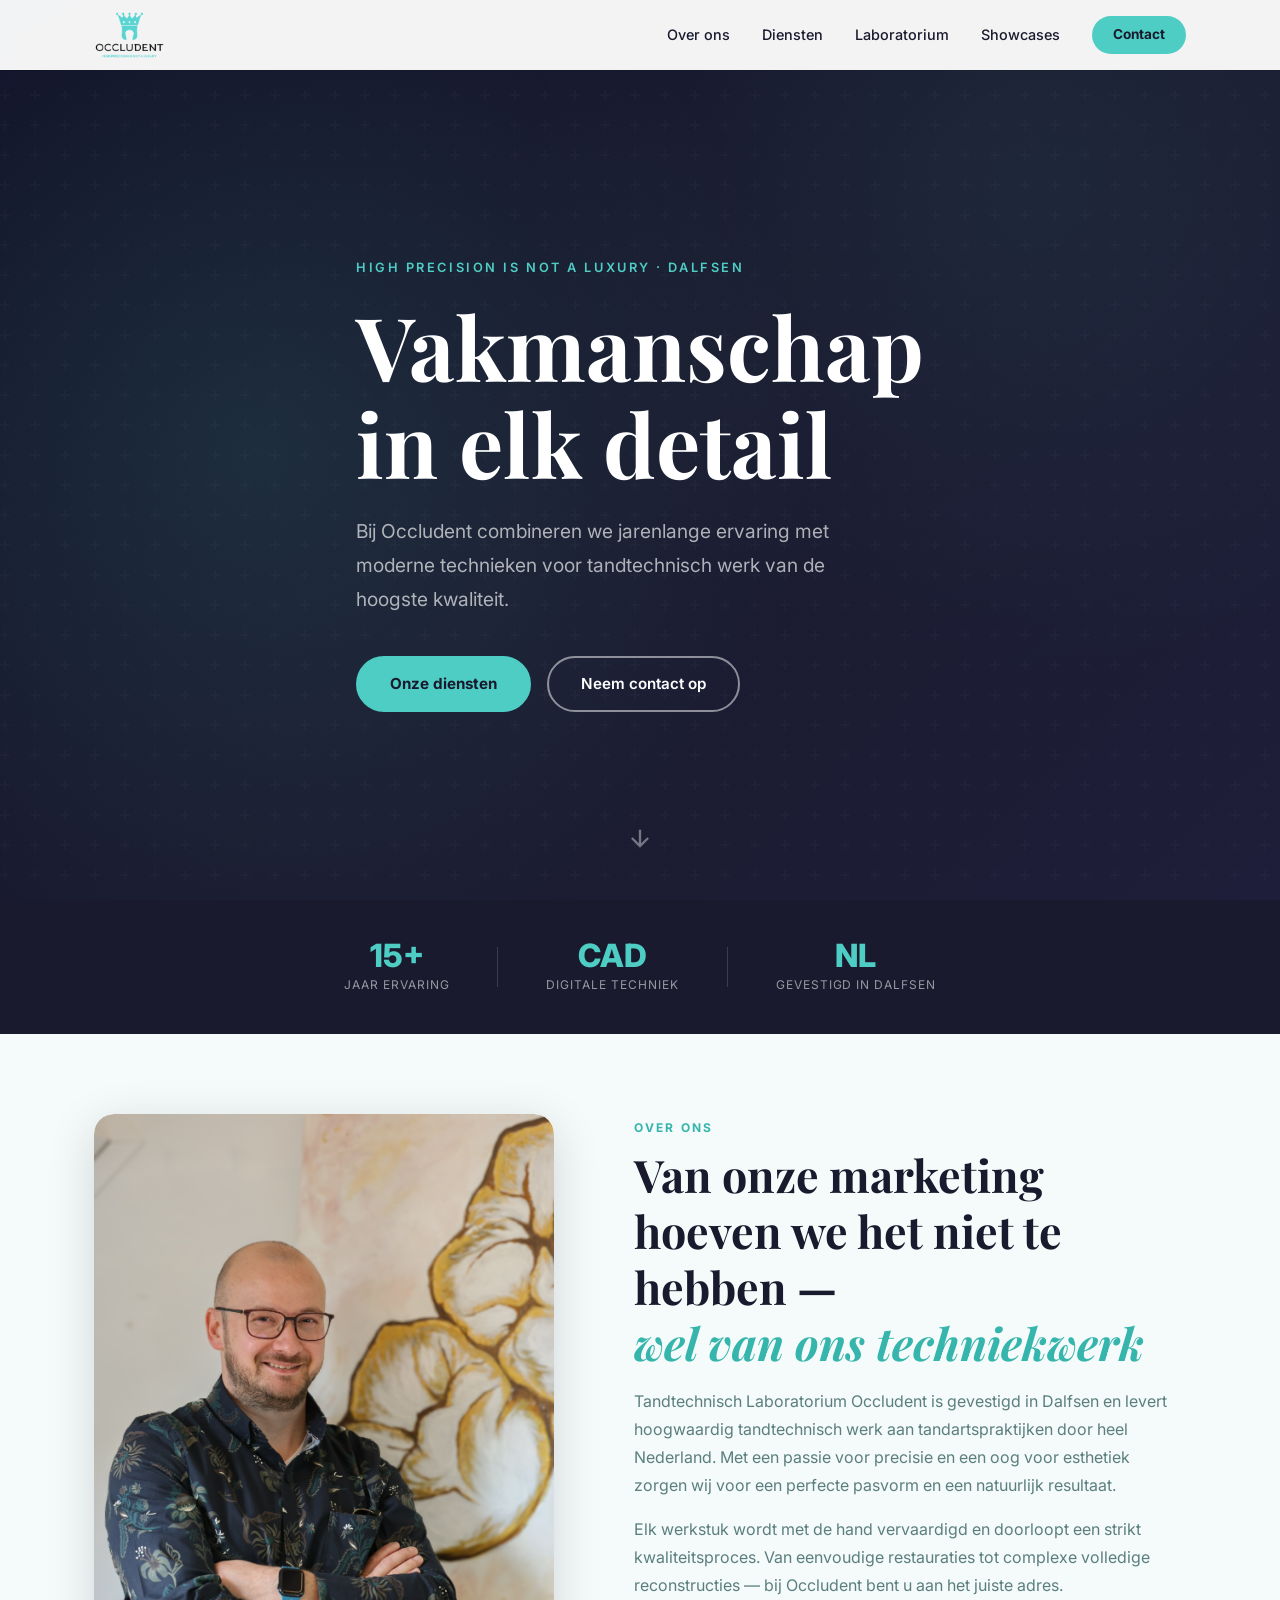
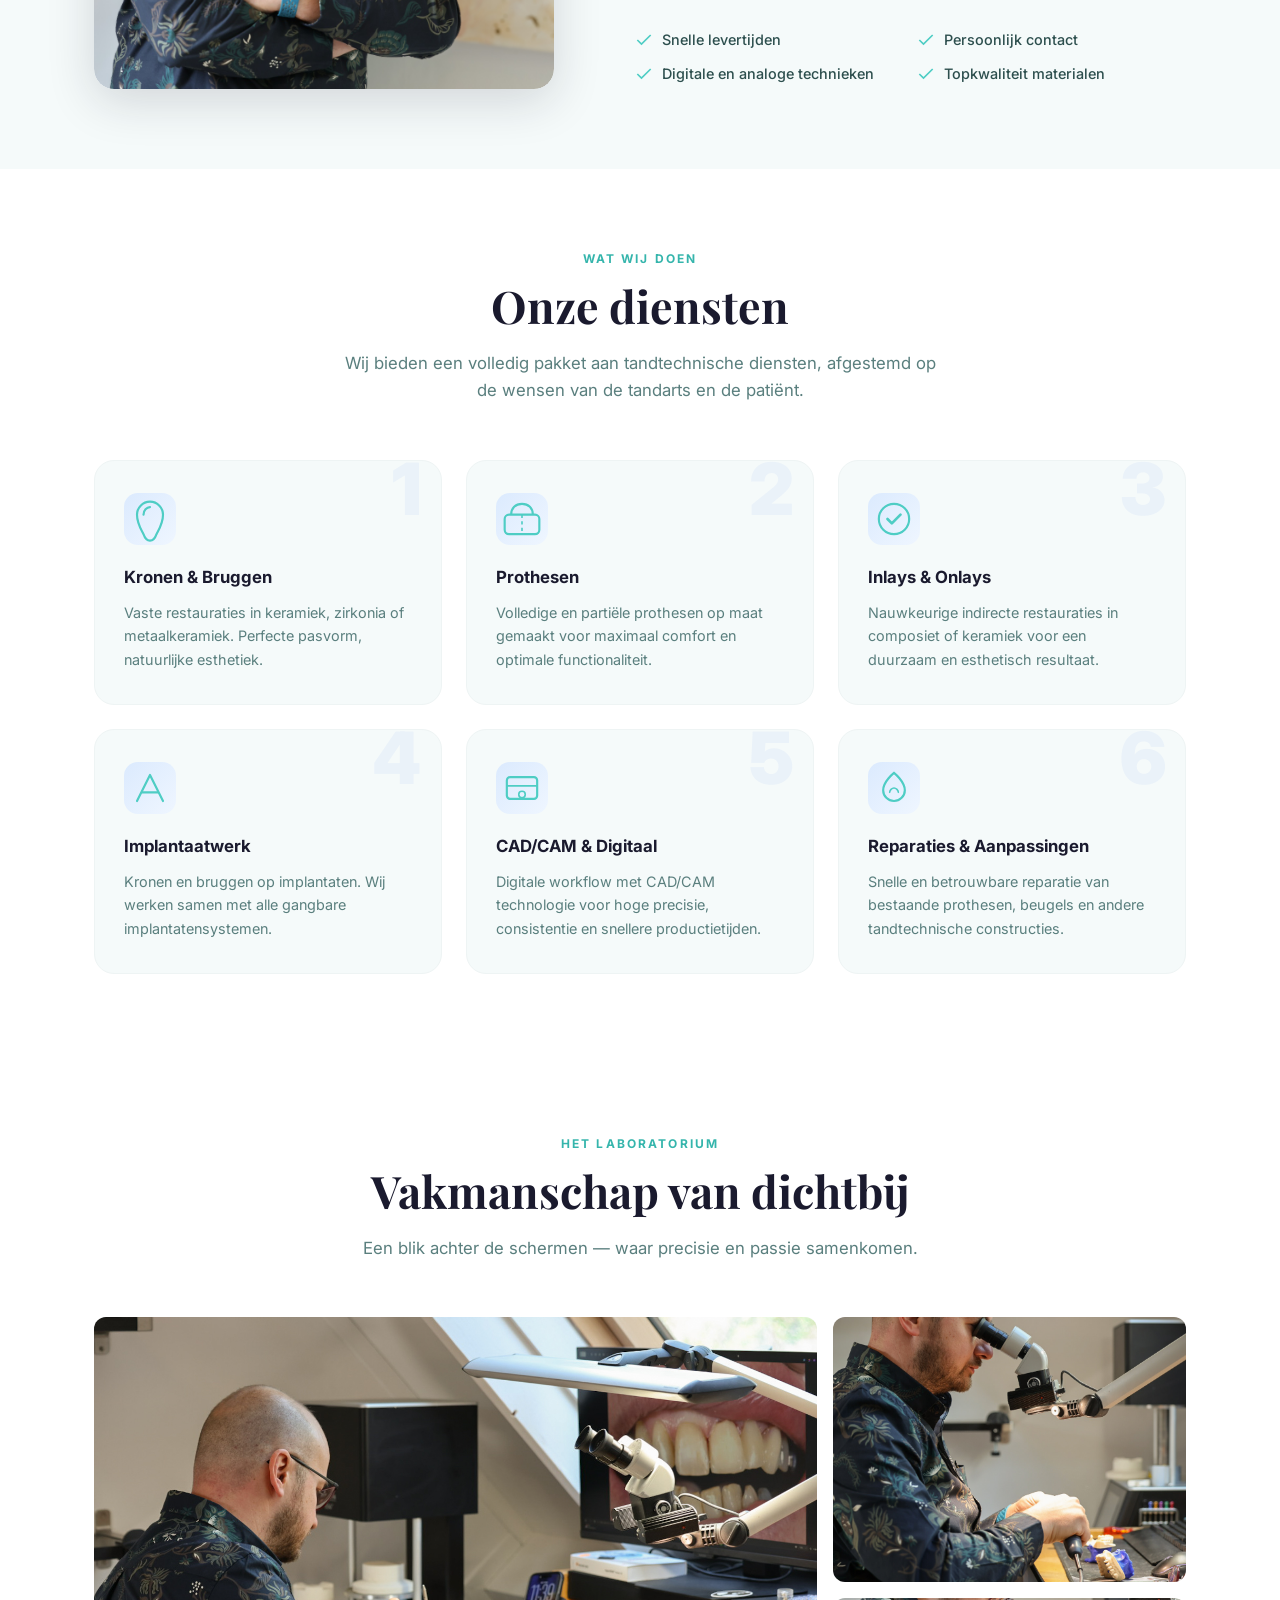
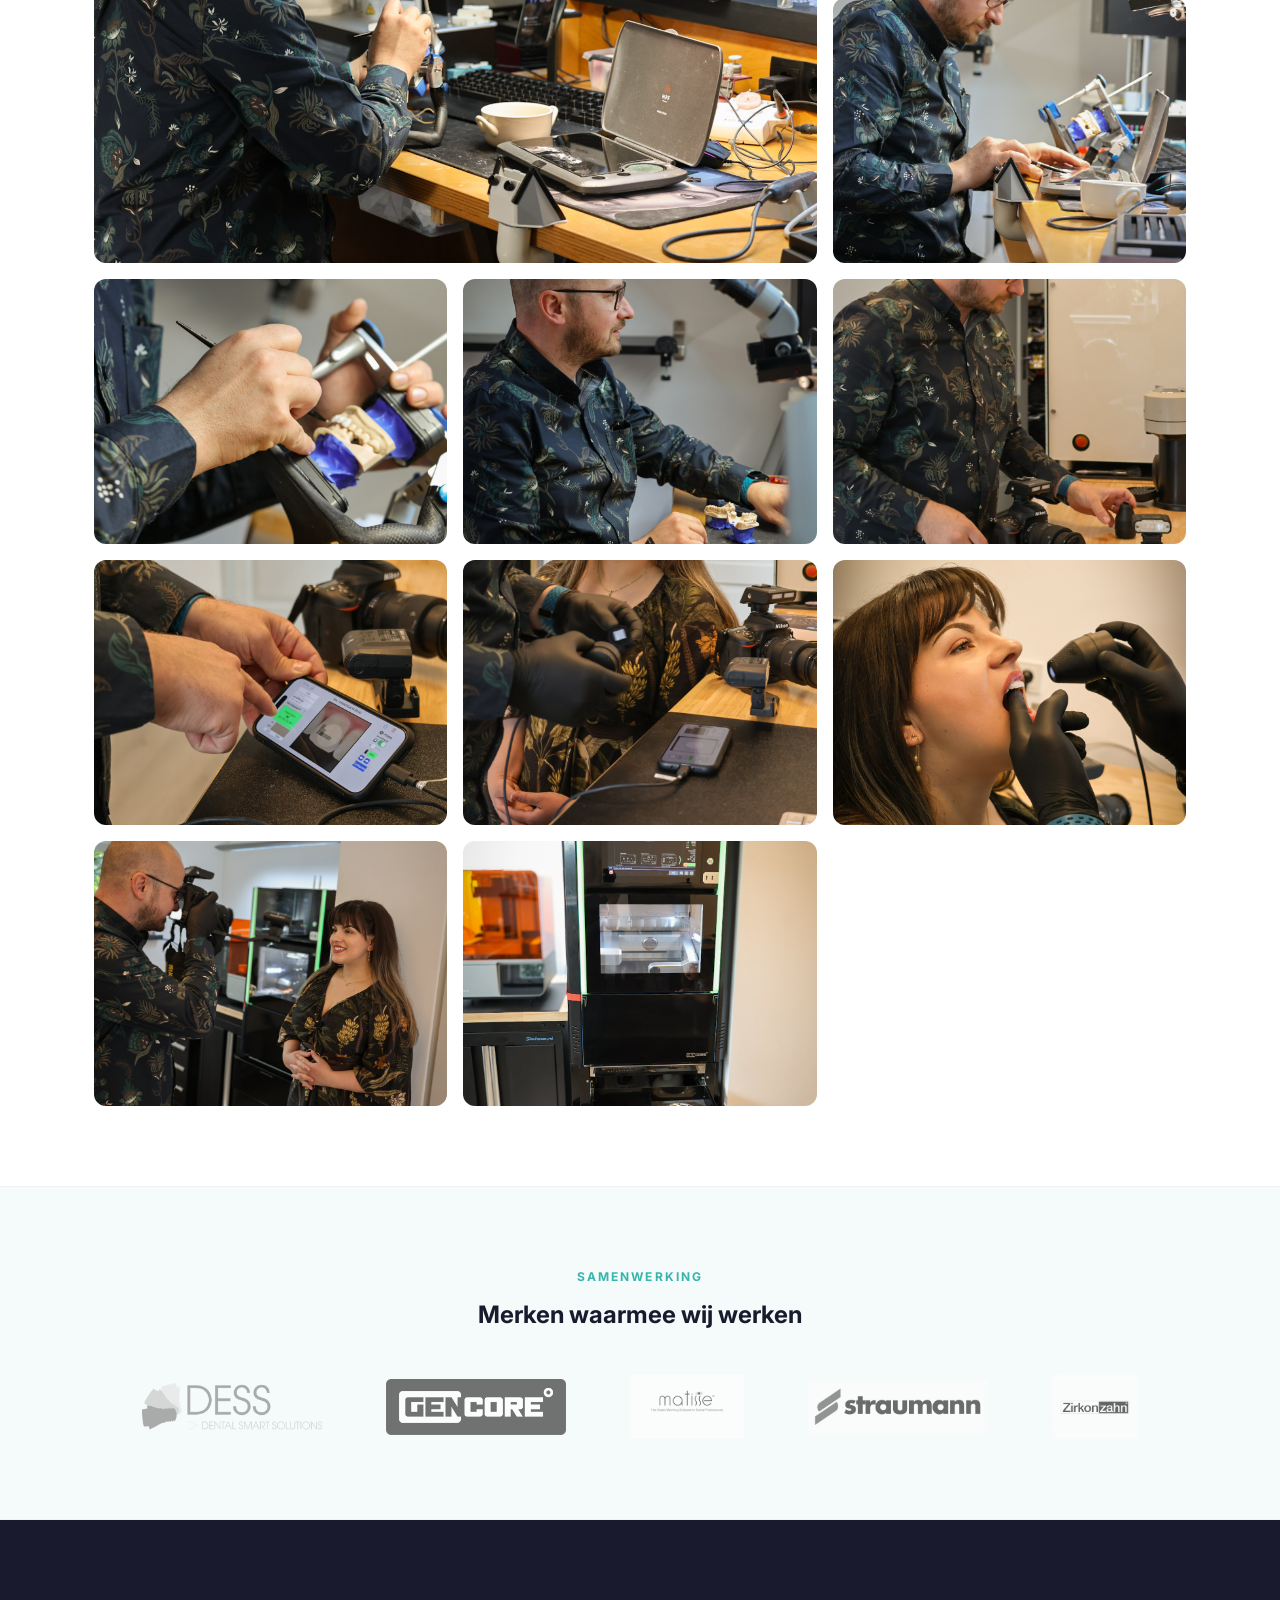
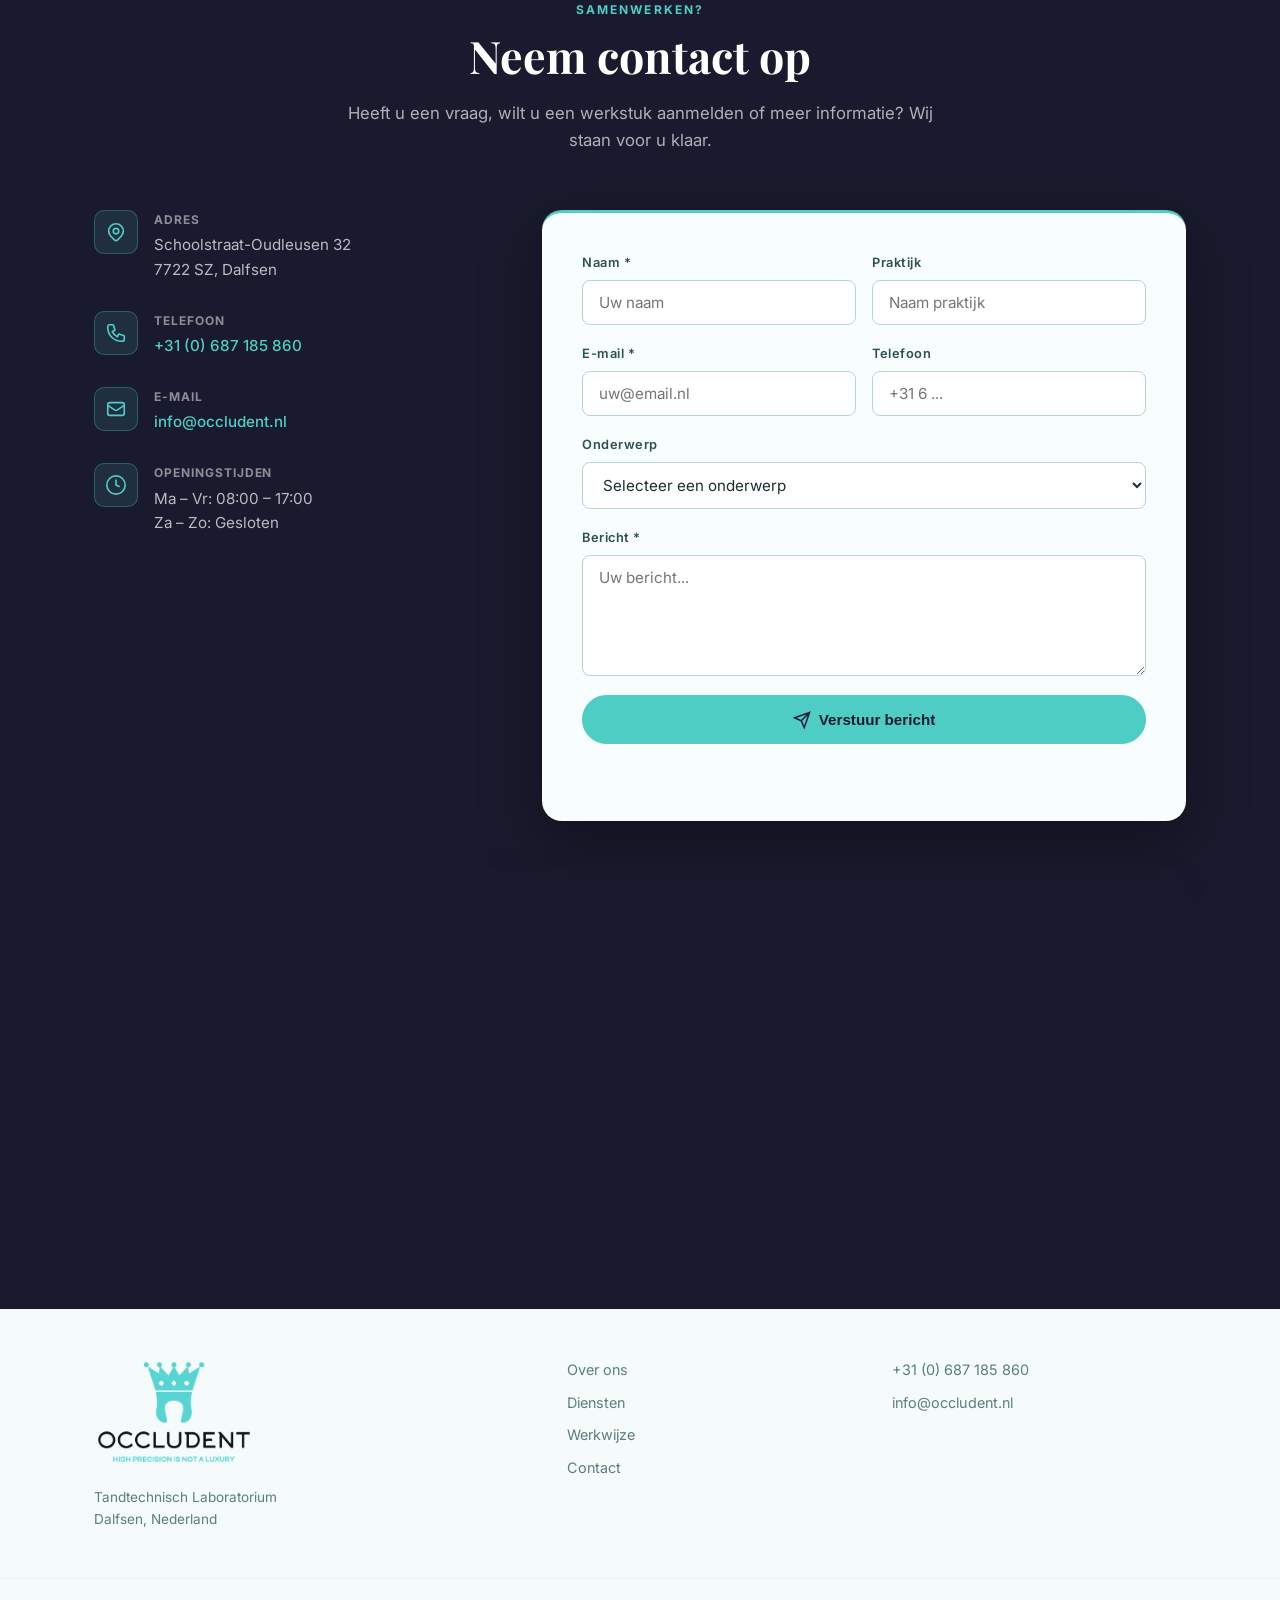
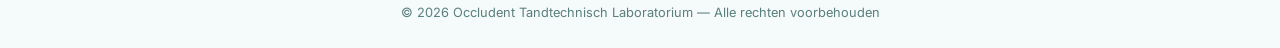
<file: index.html>
<!DOCTYPE html>
<html lang="nl">
<head>
  <meta charset="UTF-8" />
  <meta name="viewport" content="width=device-width, initial-scale=1.0" />
  <title>Occludent — Tandtechnisch Laboratorium</title>
  <meta name="description" content="Tandtechnisch Laboratorium Occludent in Dalfsen. Precisie tandtechniek, kronen, bruggen, prothesen en meer." />
  <link rel="stylesheet" href="style.css" />
  <link rel="icon" type="image/png" href="assets/logos/browser.png" />
  <link rel="preconnect" href="https://fonts.googleapis.com" />
  <link href="https://fonts.googleapis.com/css2?family=Inter:wght@300;400;500;600;700;800&family=Playfair+Display:wght@600;700&display=swap" rel="stylesheet" />
</head>
<body>

  <!-- ═══════════════════ NAV ═══════════════════════════════════════ -->
  <header id="navbar">
    <div class="nav-inner">
      <a href="#home" class="nav-logo">
        <img src="assets/logos/logo.png" alt="Occludent" class="nav-logo-img" />
      </a>
      <nav class="nav-links">
        <a href="#about">Over ons</a>
        <a href="#services">Diensten</a>
        <a href="#gallery">Laboratorium</a>
        <a href="showcases.html">Showcases</a>
        <a href="#contact" class="nav-cta">Contact</a>
      </nav>
      <button id="nav-toggle" aria-label="Menu">
        <span></span><span></span><span></span>
      </button>
    </div>
    <div id="mobile-menu">
      <a href="#about"           onclick="closeMobileMenu()">Over ons</a>
      <a href="#services"        onclick="closeMobileMenu()">Diensten</a>
      <a href="#gallery"         onclick="closeMobileMenu()">Laboratorium</a>
      <a href="showcases.html">Showcases</a>
      <a href="#contact"         onclick="closeMobileMenu()">Contact</a>
    </div>
  </header>

  <!-- ═══════════════════ HERO ══════════════════════════════════════ -->
  <section id="home">
    <div class="hero-bg"></div>
    <div class="hero-overlay"></div>
    <div class="hero-content">
      <p class="hero-eyebrow">High Precision Is Not A Luxury · Dalfsen</p>
      <h1 class="hero-title">Vakmanschap<br>in elk detail</h1>
      <p class="hero-sub">
        Bij Occludent combineren we jarenlange ervaring met moderne technieken
        voor tandtechnisch werk van de hoogste kwaliteit.
      </p>
      <div class="hero-actions">
        <a href="#services" class="btn btn-primary">Onze diensten</a>
        <a href="#contact"  class="btn btn-outline">Neem contact op</a>
      </div>
    </div>
    <a href="#about" class="scroll-down" aria-label="Scroll naar beneden">
      <svg viewBox="0 0 24 24" fill="none" stroke="currentColor" stroke-width="2">
        <path d="M12 5v14M5 12l7 7 7-7"/>
      </svg>
    </a>
  </section>

  <!-- ═══════════════════ STATS BAR ════════════════════════════════ -->
  <div class="stats-bar">
    <div class="stat-item">
      <span class="stat-num">15+</span>
      <span class="stat-label">Jaar ervaring</span>
    </div>
    <div class="stat-divider"></div>
    <div class="stat-item">
      <span class="stat-num">CAD</span>
      <span class="stat-label">Digitale techniek</span>
    </div>
    <div class="stat-divider"></div>
    <div class="stat-item">
      <span class="stat-num">NL</span>
      <span class="stat-label">Gevestigd in Dalfsen</span>
    </div>
  </div>

  <!-- ═══════════════════ ABOUT ════════════════════════════════════ -->
  <section id="about">
    <div class="container">
      <div class="about-grid">
        <div class="about-visual">
          <div class="about-img-wrap">
            <img src="assets/lab/profile_pic.jpg" alt="Tandtechnicus Occludent" class="about-profile-img" />
          </div>
        </div>

        <div class="about-text">
          <p class="section-eyebrow">Over ons</p>
          <h2 class="section-title">Van onze marketing<br>hoeven we het niet te hebben —<br><em>wel van ons techniekwerk</em></h2>
          <p class="body-text">
            Tandtechnisch Laboratorium Occludent is gevestigd in Dalfsen en levert hoogwaardig tandtechnisch werk aan tandartspraktijken door heel Nederland. Met een passie voor precisie en een oog voor esthetiek zorgen wij voor een perfecte pasvorm en een natuurlijk resultaat.
          </p>
          <p class="body-text">
            Elk werkstuk wordt met de hand vervaardigd en doorloopt een strikt kwaliteitsproces. Van eenvoudige restauraties tot complexe volledige reconstructies — bij Occludent bent u aan het juiste adres.
          </p>
          <div class="about-highlights">
            <div class="highlight-item">
              <svg viewBox="0 0 24 24" fill="none" stroke="currentColor" stroke-width="2" width="20" height="20"><polyline points="20 6 9 17 4 12"/></svg>
              Snelle levertijden
            </div>
            <div class="highlight-item">
              <svg viewBox="0 0 24 24" fill="none" stroke="currentColor" stroke-width="2" width="20" height="20"><polyline points="20 6 9 17 4 12"/></svg>
              Persoonlijk contact
            </div>
            <div class="highlight-item">
              <svg viewBox="0 0 24 24" fill="none" stroke="currentColor" stroke-width="2" width="20" height="20"><polyline points="20 6 9 17 4 12"/></svg>
              Digitale en analoge technieken
            </div>
            <div class="highlight-item">
              <svg viewBox="0 0 24 24" fill="none" stroke="currentColor" stroke-width="2" width="20" height="20"><polyline points="20 6 9 17 4 12"/></svg>
              Topkwaliteit materialen
            </div>
          </div>
        </div>
      </div>
    </div>
  </section>

  <!-- ═══════════════════ SERVICES ═════════════════════════════════ -->
  <section id="services">
    <div class="container">
      <div class="section-header">
        <p class="section-eyebrow">Wat wij doen</p>
        <h2 class="section-title">Onze diensten</h2>
        <p class="section-sub">Wij bieden een volledig pakket aan tandtechnische diensten, afgestemd op de wensen van de tandarts en de patiënt.</p>
      </div>

      <div class="services-grid">

        <div class="service-card" data-index="1">
          <div class="service-icon">
            <svg viewBox="0 0 48 48" fill="none" xmlns="http://www.w3.org/2000/svg">
              <path d="M24 8C17,8 12,14 12,20 C12,28 16,34 18,38 C19,41 21,44 24,44 C27,44 29,41 30,38 C32,34 36,28 36,20 C36,14 31,8 24,8 Z" stroke="currentColor" stroke-width="2" fill="none"/>
              <path d="M18,20 C18,16 21,13 24,13" stroke="currentColor" stroke-width="2" stroke-linecap="round"/>
            </svg>
          </div>
          <h3>Kronen & Bruggen</h3>
          <p>Vaste restauraties in keramiek, zirkonia of metaalkeramiek. Perfecte pasvorm, natuurlijke esthetiek.</p>
        </div>

        <div class="service-card" data-index="2">
          <div class="service-icon">
            <svg viewBox="0 0 48 48" fill="none" xmlns="http://www.w3.org/2000/svg">
              <rect x="8" y="20" width="32" height="18" rx="4" stroke="currentColor" stroke-width="2"/>
              <path d="M14,20 C14,14 18,10 24,10 C30,10 34,14 34,20" stroke="currentColor" stroke-width="2" fill="none"/>
              <line x1="24" y1="20" x2="24" y2="38" stroke="currentColor" stroke-width="1.5" stroke-dasharray="3 3"/>
            </svg>
          </div>
          <h3>Prothesen</h3>
          <p>Volledige en partiële prothesen op maat gemaakt voor maximaal comfort en optimale functionaliteit.</p>
        </div>

        <div class="service-card" data-index="3">
          <div class="service-icon">
            <svg viewBox="0 0 48 48" fill="none" xmlns="http://www.w3.org/2000/svg">
              <circle cx="24" cy="24" r="14" stroke="currentColor" stroke-width="2"/>
              <path d="M18,24 L22,28 L30,20" stroke="currentColor" stroke-width="2.5" stroke-linecap="round" stroke-linejoin="round"/>
            </svg>
          </div>
          <h3>Inlays & Onlays</h3>
          <p>Nauwkeurige indirecte restauraties in composiet of keramiek voor een duurzaam en esthetisch resultaat.</p>
        </div>

        <div class="service-card" data-index="4">
          <div class="service-icon">
            <svg viewBox="0 0 48 48" fill="none" xmlns="http://www.w3.org/2000/svg">
              <path d="M12,36 L24,12 L36,36" stroke="currentColor" stroke-width="2" stroke-linecap="round" stroke-linejoin="round"/>
              <line x1="16" y1="28" x2="32" y2="28" stroke="currentColor" stroke-width="2"/>
            </svg>
          </div>
          <h3>Implantaatwerk</h3>
          <p>Kronen en bruggen op implantaten. Wij werken samen met alle gangbare implantatensystemen.</p>
        </div>

        <div class="service-card" data-index="5">
          <div class="service-icon">
            <svg viewBox="0 0 48 48" fill="none" xmlns="http://www.w3.org/2000/svg">
              <rect x="10" y="14" width="28" height="20" rx="3" stroke="currentColor" stroke-width="2"/>
              <path d="M10,22 L38,22" stroke="currentColor" stroke-width="1.5"/>
              <circle cx="24" cy="30" r="3" stroke="currentColor" stroke-width="1.5"/>
            </svg>
          </div>
          <h3>CAD/CAM & Digitaal</h3>
          <p>Digitale workflow met CAD/CAM technologie voor hoge precisie, consistentie en snellere productietijden.</p>
        </div>

        <div class="service-card" data-index="6">
          <div class="service-icon">
            <svg viewBox="0 0 48 48" fill="none" xmlns="http://www.w3.org/2000/svg">
              <path d="M24,10 C24,10 14,18 14,26 C14,31.5 18.5,36 24,36 C29.5,36 34,31.5 34,26 C34,18 24,10 24,10 Z" stroke="currentColor" stroke-width="2" fill="none"/>
              <path d="M20,28 C20,26 22,24 24,24 C26,24 28,26 28,28" stroke="currentColor" stroke-width="1.5" stroke-linecap="round"/>
            </svg>
          </div>
          <h3>Reparaties & Aanpassingen</h3>
          <p>Snelle en betrouwbare reparatie van bestaande prothesen, beugels en andere tandtechnische constructies.</p>
        </div>

      </div>
    </div>
  </section>

  <!-- ═══════════════════ GALLERY ═════════════════════════════════ -->
  <section id="gallery">
    <div class="container">
      <div class="section-header">
        <p class="section-eyebrow">Het laboratorium</p>
        <h2 class="section-title">Vakmanschap van dichtbij</h2>
        <p class="section-sub">Een blik achter de schermen — waar precisie en passie samenkomen.</p>
      </div>

      <div class="gallery-grid">

        <!-- large feature image -->
        <div class="gallery-item gallery-feature">
          <img src="assets/lab/1000088492.jpg" alt="Laboratorium werkstation" loading="lazy" />
          <div class="gallery-overlay"><span>Werkstation</span></div>
        </div>

        <div class="gallery-item">
          <img src="assets/lab/1000088481.jpg" alt="Tandtechnisch werkstation" loading="lazy" />
          <div class="gallery-overlay"><span>Werkstation</span></div>
        </div>

        <div class="gallery-item">
          <img src="assets/lab/1000088484.jpg" alt="Gereedschap en apparatuur" loading="lazy" />
          <div class="gallery-overlay"><span>Vakgereedschap</span></div>
        </div>

        <div class="gallery-item">
          <img src="assets/lab/1000088491.jpg" alt="Tandtechnicus in detail" loading="lazy" style="object-position: bottom;" />
          <div class="gallery-overlay"><span>Vakmanschap</span></div>
        </div>

        <div class="gallery-item">
          <img src="assets/lab/1000088479.jpg" alt="Vakmanschap" loading="lazy" />
          <div class="gallery-overlay"><span>Vakmanschap</span></div>
        </div>

        <div class="gallery-item">
          <img src="assets/lab/1000088494.jpg" alt="Kleurmatching proces" loading="lazy" />
          <div class="gallery-overlay"><span>Kleurmatching</span></div>
        </div>

        <div class="gallery-item">
          <img src="assets/lab/1000088495.jpg" alt="Kleurmatching proces" loading="lazy" />
          <div class="gallery-overlay"><span>Kleurmatching</span></div>
        </div>

        <div class="gallery-item">
          <img src="assets/lab/1000088498.jpg" alt="Kleurmatching proces" loading="lazy" style="object-position: bottom;" />
          <div class="gallery-overlay"><span>Kleurmatching</span></div>
        </div>

        <div class="gallery-item">
          <img src="assets/lab/1000088499.jpg" alt="Kleurmatching proces" loading="lazy" />
          <div class="gallery-overlay"><span>Kleurmatching</span></div>
        </div>

        <div class="gallery-item">
          <img src="assets/lab/1000088500.jpg" alt="Patiëntfoto's" loading="lazy" />
          <div class="gallery-overlay"><span>Patiëntfoto's</span></div>
        </div>

        <div class="gallery-item">
          <img src="assets/lab/1000088503.jpg" alt="Apparatuur" loading="lazy" />
          <div class="gallery-overlay"><span>Apparatuur</span></div>
        </div>

      </div>
    </div>
  </section>

  <!-- ═══════════════════ PARTNERS ═══════════════════════════════ -->
  <section id="partners">
    <div class="container">
      <p class="section-eyebrow" style="text-align:center;">Samenwerking</p>
      <h2 class="partners-title">Merken waarmee wij werken</h2>
      <div class="partners-strip">
        <div class="partner-logo">
          <img src="assets/partners/DESS-logo.png" alt="DESS" />
        </div>
        <div class="partner-logo">
          <img src="assets/partners/gencore.png" alt="Gencore" />
        </div>
        <div class="partner-logo">
          <img src="assets/partners/matisse.png" alt="Matisse" />
        </div>
        <div class="partner-logo">
          <img src="assets/partners/Straumann.jpg" alt="Straumann" />
        </div>
        <div class="partner-logo">
          <img src="assets/partners/Zirkonzahn.jpg" alt="Zirkonzahn" />
        </div>
      </div>
    </div>
  </section>

  <!-- ═══════════════════ CONTACT ══════════════════════════════════ -->
  <section id="contact">
    <div class="container">
      <div class="section-header">
        <p class="section-eyebrow">Samenwerken?</p>
        <h2 class="section-title">Neem contact op</h2>
        <p class="section-sub">Heeft u een vraag, wilt u een werkstuk aanmelden of meer informatie? Wij staan voor u klaar.</p>
      </div>

      <div class="contact-grid">

        <!-- contact info -->
        <div class="contact-info">
          <div class="contact-item">
            <div class="contact-icon">
              <svg viewBox="0 0 24 24" fill="none" stroke="currentColor" stroke-width="1.8" width="22" height="22">
                <path d="M17.657 16.657L13.414 20.9a1.998 1.998 0 01-2.827 0l-4.244-4.243a8 8 0 1111.314 0z"/>
                <path d="M15 11a3 3 0 11-6 0 3 3 0 016 0z"/>
              </svg>
            </div>
            <div>
              <strong>Adres</strong>
              <p>Schoolstraat-Oudleusen 32<br>7722 SZ, Dalfsen</p>
            </div>
          </div>

          <div class="contact-item">
            <div class="contact-icon">
              <svg viewBox="0 0 24 24" fill="none" stroke="currentColor" stroke-width="1.8" width="22" height="22">
                <path d="M3 5a2 2 0 012-2h3.28a1 1 0 01.948.684l1.498 4.493a1 1 0 01-.502 1.21l-2.257 1.13a11.042 11.042 0 005.516 5.516l1.13-2.257a1 1 0 011.21-.502l4.493 1.498a1 1 0 01.684.949V19a2 2 0 01-2 2h-1C9.716 21 3 14.284 3 6V5z"/>
              </svg>
            </div>
            <div>
              <strong>Telefoon</strong>
              <p><a href="tel:+31687185860">+31 (0) 687 185 860</a></p>
            </div>
          </div>

          <div class="contact-item">
            <div class="contact-icon">
              <svg viewBox="0 0 24 24" fill="none" stroke="currentColor" stroke-width="1.8" width="22" height="22">
                <path d="M3 8l7.89 5.26a2 2 0 002.22 0L21 8M5 19h14a2 2 0 002-2V7a2 2 0 00-2-2H5a2 2 0 00-2 2v10a2 2 0 002 2z"/>
              </svg>
            </div>
            <div>
              <strong>E-mail</strong>
              <p><a href="mailto:info@occludent.nl">info@occludent.nl</a></p>
            </div>
          </div>

          <div class="contact-item">
            <div class="contact-icon">
              <svg viewBox="0 0 24 24" fill="none" stroke="currentColor" stroke-width="1.8" width="22" height="22">
                <circle cx="12" cy="12" r="10"/>
                <path d="M12 6v6l4 2"/>
              </svg>
            </div>
            <div>
              <strong>Openingstijden</strong>
              <p>Ma – Vr: 08:00 – 17:00<br>Za – Zo: Gesloten</p>
            </div>
          </div>
        </div>

        <!-- contact form -->
        <form id="contact-form" novalidate>
          <div class="form-row">
            <div class="form-group">
              <label for="name">Naam *</label>
              <input type="text" id="name" name="name" placeholder="Uw naam" required />
            </div>
            <div class="form-group">
              <label for="practice">Praktijk</label>
              <input type="text" id="practice" name="practice" placeholder="Naam praktijk" />
            </div>
          </div>
          <div class="form-row">
            <div class="form-group">
              <label for="email">E-mail *</label>
              <input type="email" id="email" name="email" placeholder="uw@email.nl" required />
            </div>
            <div class="form-group">
              <label for="phone">Telefoon</label>
              <input type="tel" id="phone" name="phone" placeholder="+31 6 ..." />
            </div>
          </div>
          <div class="form-group">
            <label for="subject">Onderwerp</label>
            <select id="subject" name="subject">
              <option value="">Selecteer een onderwerp</option>
              <option>Kroon of brug aanmelden</option>
              <option>Prothese aanmelden</option>
              <option>Implantaatwerk</option>
              <option>Reparatie / aanpassing</option>
              <option>Vrijblijvend kennismaken</option>
              <option>Anders</option>
            </select>
          </div>
          <div class="form-group">
            <label for="message">Bericht *</label>
            <textarea id="message" name="message" rows="5" placeholder="Uw bericht..." required></textarea>
          </div>
          <button type="submit" class="btn btn-primary btn-full">
            <svg viewBox="0 0 24 24" fill="none" stroke="currentColor" stroke-width="2" width="18" height="18">
              <path d="M22 2L11 13M22 2l-7 20-4-9-9-4 20-7z"/>
            </svg>
            Verstuur bericht
          </button>
          <p id="form-feedback"></p>
        </form>

      </div>

      <!-- map embed -->
      <div class="map-wrap">
        <iframe
          src="https://www.google.com/maps/embed?pb=!1m18!1m12!1m3!1d2000!2d6.3130248!3d52.5336822!2m3!1f0!2f0!3f0!3m2!1i1024!2i768!4f13.1!3m3!1m2!1s0x47c7e3cd7ea6b11d%3A0x63bcdaa867c5723d!2sOccludent%20-%20amberKroon!5e0!3m2!1snl!2snl!4v1700000000000"
          allowfullscreen="" loading="lazy" referrerpolicy="no-referrer-when-downgrade"
          title="Locatie Occludent"></iframe>
      </div>
    </div>
  </section>

  <!-- ═══════════════════ FOOTER ════════════════════════════════════ -->
  <footer>
    <div class="footer-inner">
      <div class="footer-brand">
        <img src="assets/logos/logo.png" alt="Occludent" class="footer-logo-img" />
        <p>Tandtechnisch Laboratorium<br>Dalfsen, Nederland</p>
      </div>
      <div class="footer-links">
        <a href="#about">Over ons</a>
        <a href="#services">Diensten</a>
        <a href="#process">Werkwijze</a>
        <a href="#contact">Contact</a>
      </div>
      <div class="footer-contact">
        <a href="tel:+31687185860">+31 (0) 687 185 860</a>
        <a href="mailto:info@occludent.nl">info@occludent.nl</a>
      </div>
    </div>
    <div class="footer-bottom">
      <p>&copy; 2026 Occludent Tandtechnisch Laboratorium &mdash; Alle rechten voorbehouden</p>
    </div>
  </footer>

  <script src="app.js"></script>
</body>
</html>
</file>
<file: style.css>
/* ═══════════════════════════════════════════════════════════════════
   OCCLUDENT — style.css
   Professional dental lab aesthetic: clean whites, deep navy, gold accent
   ═══════════════════════════════════════════════════════════════════ */

/* ── RESET & TOKENS ───────────────────────────────────────────── */
*, *::before, *::after { box-sizing: border-box; margin: 0; padding: 0; }

:root {
  --teal:      #4ecdc4;
  --teal-dark: #35b5ac;
  --teal-lt:   #a8edea;
  --teal-faint:#e8faf9;
  --charcoal:  #1a1a2e;
  --charcoal2: #252540;
  --charcoal3: #2e2e50;
  --white:     #ffffff;
  --off-white: #f5fafa;
  --gray-100:  #eef4f4;
  --gray-300:  #b8d4d3;
  --gray-500:  #5a7f7e;
  --gray-700:  #2d4f4e;
  --text:      #1a2e2e;
  --radius:    12px;
  --radius-lg: 20px;
  --shadow:    0 4px 24px rgba(26,26,46,0.10);
  --shadow-lg: 0 12px 48px rgba(26,26,46,0.16);
  --transition: 0.3s cubic-bezier(0.4,0,0.2,1);

  /* legacy aliases — old token names pointing to new palette */
  --navy:      #1a1a2e;
  --blue:      #4ecdc4;
  --gold:      #4ecdc4;
}

html { scroll-behavior: smooth; font-size: 16px; }

body {
  font-family: 'Inter', system-ui, sans-serif;
  color: var(--text);
  background: var(--white);
  line-height: 1.6;
  overflow-x: hidden;
}

img { max-width: 100%; display: block; }
a   { color: inherit; text-decoration: none; }

/* ── TYPOGRAPHY HELPERS ───────────────────────────────────────── */
.section-eyebrow {
  font-size: 0.75rem;
  font-weight: 700;
  letter-spacing: 0.18em;
  text-transform: uppercase;
  color: var(--teal-dark);
  margin-bottom: 0.6rem;
}
.section-title {
  font-family: 'Playfair Display', Georgia, serif;
  font-size: clamp(1.8rem, 4vw, 2.8rem);
  font-weight: 700;
  color: var(--charcoal);
  line-height: 1.25;
  margin-bottom: 1rem;
}
.section-title em { font-style: italic; color: var(--teal-dark); }
.section-sub {
  font-size: 1.05rem;
  color: var(--gray-500);
  max-width: 600px;
  margin: 0 auto;
}
.body-text {
  color: var(--gray-500);
  font-size: 1rem;
  margin-bottom: 1rem;
  line-height: 1.75;
}
.section-header {
  text-align: center;
  margin-bottom: 3.5rem;
}

/* ── LAYOUT ───────────────────────────────────────────────────── */
.container {
  max-width: 1140px;
  margin: 0 auto;
  padding: 0 1.5rem;
}
section:not(#home) { padding: 5rem 0; }

/* ── BUTTONS ──────────────────────────────────────────────────── */
.btn {
  display: inline-flex;
  align-items: center;
  gap: 0.5rem;
  padding: 0.85rem 2rem;
  border-radius: 50px;
  font-size: 0.95rem;
  font-weight: 600;
  cursor: pointer;
  transition: var(--transition);
  border: 2px solid transparent;
  text-decoration: none;
}
.btn-primary {
  background: var(--teal);
  color: var(--charcoal);
  border-color: var(--teal);
  font-weight: 700;
}
.btn-primary:hover {
  background: var(--teal-dark);
  border-color: var(--teal-dark);
  transform: translateY(-2px);
  box-shadow: 0 8px 24px rgba(78,205,196,0.35);
}
.btn-outline {
  background: transparent;
  color: #fff;
  border-color: rgba(255,255,255,0.5);
}
.btn-outline:hover {
  background: rgba(255,255,255,0.12);
  border-color: #fff;
  transform: translateY(-2px);
}
.btn-full { width: 100%; justify-content: center; }

/* ── NAVBAR ───────────────────────────────────────────────────── */
#navbar {
  position: fixed;
  top: 0; left: 0; right: 0;
  z-index: 1000;
  background: rgba(255,255,255,0.95);
  backdrop-filter: blur(12px);
  box-shadow: 0 1px 0 rgba(0,0,0,0.08);
  transition: box-shadow var(--transition);
}
#navbar.scrolled {
  background: rgba(255,255,255,0.98);
  box-shadow: 0 2px 20px rgba(0,0,0,0.10);
}
.nav-inner {
  max-width: 1140px;
  margin: 0 auto;
  padding: 0 1.5rem;
  height: 70px;
  display: flex;
  align-items: center;
  justify-content: space-between;
}
.nav-logo {
  display: flex;
  align-items: center;
  gap: 0.1rem;
  font-size: 1.5rem;
  font-weight: 800;
  color: #fff;
  letter-spacing: -0.02em;
}
.logo-mark {
  display: inline-flex;
  align-items: center;
  justify-content: center;
  width: 36px; height: 36px;
  background: var(--gold);
  color: var(--navy);
  border-radius: 8px;
  font-size: 1.1rem;
  font-weight: 900;
  margin-right: 4px;
}
.nav-logo-img {
  height: 48px;
  width: auto;
  transition: opacity var(--transition);
}
.nav-logo-img:hover { opacity: 0.8; }

.footer-logo-img {
  height: auto;
  width: 160px;
  max-width: 100%;
  object-fit: contain;
  margin-bottom: 0.5rem;
}

.about-profile-img {
  width: 100%;
  height: 100%;
  object-fit: cover;
  border-radius: var(--radius-lg);
  display: block;
}

.nav-links {
  display: flex;
  align-items: center;
  gap: 2rem;
}
.nav-links a {
  color: var(--charcoal);
  font-size: 0.9rem;
  font-weight: 500;
  transition: color var(--transition);
}
.nav-links a:hover { color: var(--teal-dark); }
.nav-cta {
  background: var(--teal) !important;
  color: var(--charcoal) !important;
  padding: 0.5rem 1.3rem;
  border-radius: 50px;
  font-weight: 700 !important;
  font-size: 0.85rem !important;
  transition: var(--transition) !important;
}
.nav-cta:hover {
  background: var(--teal-dark) !important;
  transform: translateY(-1px);
  box-shadow: 0 4px 16px rgba(78,205,196,0.35);
}

#nav-toggle {
  display: none;
  flex-direction: column;
  gap: 5px;
  background: none;
  border: none;
  cursor: pointer;
  padding: 4px;
}
#nav-toggle span {
  display: block;
  width: 24px; height: 2px;
  background: var(--charcoal);
  border-radius: 2px;
  transition: var(--transition);
}

#mobile-menu {
  display: none;
  flex-direction: column;
  background: var(--white);
  padding: 1rem 1.5rem 1.5rem;
  gap: 0.2rem;
  border-top: 1px solid var(--gray-100);
  box-shadow: 0 8px 20px rgba(0,0,0,0.08);
}
#mobile-menu a {
  color: var(--charcoal);
  padding: 0.7rem 0;
  font-size: 1rem;
  font-weight: 500;
  border-bottom: 1px solid var(--gray-100);
}
#mobile-menu.open { display: flex; }

/* ── HERO ─────────────────────────────────────────────────────── */
#home {
  position: relative;
  min-height: 100vh;
  display: flex;
  align-items: center;
  overflow: hidden;
}
.hero-bg {
  position: absolute;
  inset: 0;
  background:
    linear-gradient(135deg, #111128 0%, #1a1a2e 50%, #1e1e3a 100%);
}
/* subtle geometric pattern */
.hero-bg::after {
  content: '';
  position: absolute;
  inset: 0;
  background-image:
    radial-gradient(circle at 20% 50%, rgba(78,205,196,0.12) 0%, transparent 50%),
    radial-gradient(circle at 80% 20%, rgba(78,205,196,0.07) 0%, transparent 40%);
}
.hero-overlay {
  position: absolute;
  inset: 0;
  background: url("data:image/svg+xml,%3Csvg width='60' height='60' viewBox='0 0 60 60' xmlns='http://www.w3.org/2000/svg'%3E%3Cg fill='none' fill-rule='evenodd'%3E%3Cg fill='%23ffffff' fill-opacity='0.02'%3E%3Cpath d='M36 34v-4h-2v4h-4v2h4v4h2v-4h4v-2h-4zm0-30V0h-2v4h-4v2h4v4h2V6h4V4h-4zM6 34v-4H4v4H0v2h4v4h2v-4h4v-2H6zM6 4V0H4v4H0v2h4v4h2V6h4V4H6z'/%3E%3C/g%3E%3C/g%3E%3C/svg%3E");
}
.hero-content {
  position: relative;
  z-index: 2;
  max-width: 1140px;
  margin: 0 auto;
  padding: 0 1.5rem;
  padding-top: 70px;
}
.hero-eyebrow {
  font-size: 0.8rem;
  font-weight: 600;
  letter-spacing: 0.2em;
  text-transform: uppercase;
  color: var(--teal);
  margin-bottom: 1.2rem;
}
.hero-title {
  font-family: 'Playfair Display', serif;
  font-size: clamp(2.8rem, 7vw, 5.5rem);
  font-weight: 700;
  color: #fff;
  line-height: 1.1;
  margin-bottom: 1.5rem;
}
.hero-sub {
  font-size: clamp(1rem, 2vw, 1.2rem);
  color: rgba(255,255,255,0.65);
  max-width: 520px;
  line-height: 1.75;
  margin-bottom: 2.5rem;
}
.hero-actions { display: flex; gap: 1rem; flex-wrap: wrap; }

.scroll-down {
  position: absolute;
  bottom: 2.5rem;
  left: 50%;
  transform: translateX(-50%);
  color: rgba(255,255,255,0.4);
  animation: bounce-down 2s ease-in-out infinite;
  z-index: 2;
}
.scroll-down svg { width: 28px; height: 28px; }
@keyframes bounce-down {
  0%, 100% { transform: translateX(-50%) translateY(0); }
  50%       { transform: translateX(-50%) translateY(8px); }
}

/* ── STATS BAR ────────────────────────────────────────────────── */
.stats-bar {
  background: var(--charcoal);
  display: flex;
  align-items: center;
  justify-content: center;
  flex-wrap: wrap;
  gap: 0;
  padding: 2rem 1.5rem;
}
.stat-item {
  display: flex;
  flex-direction: column;
  align-items: center;
  gap: 0.2rem;
  padding: 0.5rem 3rem;
}
.stat-num {
  font-size: 2rem;
  font-weight: 800;
  color: var(--teal);
  line-height: 1;
}
.stat-label {
  font-size: 0.75rem;
  color: rgba(255,255,255,0.55);
  letter-spacing: 0.08em;
  text-transform: uppercase;
}
.stat-divider {
  width: 1px;
  height: 40px;
  background: rgba(255,255,255,0.15);
}

/* ── ABOUT ────────────────────────────────────────────────────── */
#about { background: var(--off-white); }

.about-grid {
  display: grid;
  grid-template-columns: 1fr 1.2fr;
  gap: 5rem;
  align-items: center;
}

.about-img-wrap {
  position: relative;
  aspect-ratio: 4/5;
  border-radius: var(--radius-lg);
  overflow: hidden;
  box-shadow: var(--shadow-lg);
}
.lab-icon { width: 60%; height: auto; opacity: 0.7; }

.about-highlights {
  display: grid;
  grid-template-columns: 1fr 1fr;
  gap: 0.7rem;
  margin-top: 1.8rem;
}
.highlight-item {
  display: flex;
  align-items: center;
  gap: 0.5rem;
  font-size: 0.9rem;
  font-weight: 500;
  color: var(--gray-700);
}
.highlight-item svg { color: var(--blue); flex-shrink: 0; }

/* ── SERVICES ─────────────────────────────────────────────────── */
#services { background: var(--white); }

.services-grid {
  display: grid;
  grid-template-columns: repeat(3, 1fr);
  gap: 1.5rem;
}

.service-card {
  background: var(--off-white);
  border: 1px solid var(--gray-100);
  border-radius: var(--radius-lg);
  padding: 2rem 1.8rem;
  transition: var(--transition);
  position: relative;
  overflow: hidden;
}
.service-card::before {
  content: attr(data-index);
  position: absolute;
  top: -0.5rem;
  right: 1.2rem;
  font-size: 4.5rem;
  font-weight: 900;
  color: rgba(37,99,235,0.05);
  line-height: 1;
  font-family: 'Inter', sans-serif;
}
.service-card:hover {
  background: var(--white);
  border-color: var(--blue-lt);
  box-shadow: var(--shadow-lg);
  transform: translateY(-4px);
}
.service-icon {
  width: 52px; height: 52px;
  background: linear-gradient(135deg, #dbeafe, #eff6ff);
  border-radius: 14px;
  display: flex;
  align-items: center;
  justify-content: center;
  margin-bottom: 1.2rem;
  color: var(--blue);
  transition: var(--transition);
}
.service-card:hover .service-icon {
  background: var(--teal);
  color: var(--charcoal);
}
.service-card h3 {
  font-size: 1.05rem;
  font-weight: 700;
  color: var(--navy);
  margin-bottom: 0.6rem;
}
.service-card p {
  font-size: 0.9rem;
  color: var(--gray-500);
  line-height: 1.65;
}

/* ── GALLERY ──────────────────────────────────────────────────── */
#gallery { background: var(--white); }

.gallery-grid {
  display: grid;
  grid-template-columns: repeat(3, 1fr);
  gap: 1rem;
}

.gallery-item {
  position: relative;
  overflow: hidden;
  border-radius: var(--radius);
  aspect-ratio: 4/3;
  cursor: zoom-in;
}
.gallery-feature {
  grid-column: 1 / 3;
  grid-row: 1 / 3;
  aspect-ratio: unset;
}

.gallery-item img {
  width: 100%;
  height: 100%;
  object-fit: cover;
  transition: transform 0.5s ease;
  display: block;
}
.gallery-item:hover img {
  transform: scale(1.06);
}

.gallery-overlay {
  position: absolute;
  inset: 0;
  background: linear-gradient(to top, rgba(26,26,46,0.7) 0%, transparent 50%);
  opacity: 0;
  transition: opacity var(--transition);
  display: flex;
  align-items: flex-end;
  padding: 1rem 1.2rem;
}
.gallery-item:hover .gallery-overlay {
  opacity: 1;
}
.gallery-overlay span {
  color: #fff;
  font-size: 0.85rem;
  font-weight: 600;
  letter-spacing: 0.05em;
  background: rgba(78,205,196,0.85);
  padding: 0.3rem 0.8rem;
  border-radius: 50px;
}

.gallery-note {
  text-align: center;
  margin-top: 1.5rem;
  font-size: 0.8rem;
  color: var(--gray-500);
  font-style: italic;
}

@media (max-width: 700px) {
  .gallery-grid {
    grid-template-columns: 1fr 1fr;
  }
  .gallery-feature {
    grid-column: 1 / -1;
    grid-row: auto;
    aspect-ratio: 16/9;
  }
}

/* ── PROCESS ──────────────────────────────────────────────────── */
#process { background: var(--navy); }
#process .section-eyebrow { color: var(--gold); }
#process .section-title   { color: #fff; }

.process-steps {
  display: flex;
  align-items: flex-start;
  gap: 0;
  flex-wrap: nowrap;
  overflow-x: auto;
  padding-bottom: 0.5rem;
}
.process-step {
  flex: 1;
  min-width: 180px;
  display: flex;
  flex-direction: column;
  align-items: center;
  text-align: center;
  padding: 0 1rem;
}
.step-num {
  width: 60px; height: 60px;
  border-radius: 50%;
  background: rgba(201,168,76,0.15);
  border: 2px solid var(--gold);
  color: var(--gold);
  font-size: 1.2rem;
  font-weight: 800;
  display: flex;
  align-items: center;
  justify-content: center;
  margin-bottom: 1.2rem;
  flex-shrink: 0;
}
.step-content h3 {
  font-size: 1rem;
  font-weight: 700;
  color: #fff;
  margin-bottom: 0.5rem;
}
.step-content p {
  font-size: 0.875rem;
  color: rgba(255,255,255,0.5);
  line-height: 1.65;
}
.process-connector {
  flex-shrink: 0;
  width: 60px;
  height: 2px;
  background: rgba(201,168,76,0.3);
  margin-top: 30px;
  align-self: flex-start;
}

/* ── CONTACT ──────────────────────────────────────────────────── */
#contact { background: var(--navy); }
#contact .section-eyebrow { color: var(--gold); }
#contact .section-title   { color: #fff; }
#contact .section-sub     { color: rgba(255,255,255,0.65); }

.contact-grid {
  display: grid;
  grid-template-columns: 1fr 1.5fr;
  gap: 4rem;
  align-items: start;
  margin-bottom: 3rem;
}

.contact-info {
  display: flex;
  flex-direction: column;
  gap: 1.8rem;
}
.contact-item {
  display: flex;
  gap: 1rem;
  align-items: flex-start;
}
.contact-icon {
  width: 44px; height: 44px;
  background: rgba(78,205,196,0.12);
  border: 1px solid rgba(78,205,196,0.3);
  border-radius: 10px;
  display: flex;
  align-items: center;
  justify-content: center;
  color: var(--teal);
  flex-shrink: 0;
}
.contact-item strong {
  display: block;
  font-size: 0.75rem;
  font-weight: 700;
  letter-spacing: 0.08em;
  text-transform: uppercase;
  color: rgba(255,255,255,0.5);
  margin-bottom: 0.25rem;
}
.contact-item p {
  font-size: 0.95rem;
  color: rgba(255,255,255,0.7);
  line-height: 1.6;
}
.contact-item a {
  color: var(--blue);
  font-weight: 500;
}
.contact-item a:hover { text-decoration: underline; }

/* form */
#contact-form {
  background: #f8fefd;
  border-radius: var(--radius-lg);
  padding: 2.5rem;
  box-shadow: 0 20px 60px rgba(0,0,0,0.35);
  border-top: 3px solid var(--teal);
  display: flex;
  flex-direction: column;
  gap: 1.2rem;
}
.form-row {
  display: grid;
  grid-template-columns: 1fr 1fr;
  gap: 1rem;
}
.form-group {
  display: flex;
  flex-direction: column;
  gap: 0.4rem;
}
.form-group label {
  font-size: 0.8rem;
  font-weight: 600;
  color: var(--gray-700);
  letter-spacing: 0.04em;
}
.form-group input,
.form-group select,
.form-group textarea {
  padding: 0.75rem 1rem;
  border: 1.5px solid var(--gray-300);
  border-radius: 8px;
  font-size: 0.95rem;
  font-family: inherit;
  color: var(--text);
  background: var(--white);
  transition: border-color var(--transition), box-shadow var(--transition);
  outline: none;
}
.form-group input:focus,
.form-group select:focus,
.form-group textarea:focus {
  border-color: var(--blue);
  box-shadow: 0 0 0 3px rgba(37,99,235,0.1);
}
.form-group textarea { resize: vertical; }

#form-feedback {
  font-size: 0.9rem;
  text-align: center;
  min-height: 1.2em;
}
#form-feedback.success { color: #16a34a; }
#form-feedback.error   { color: #dc2626; }

/* ── Partners ─────────────────────────────────────────────────── */
#partners {
  background: var(--off-white);
  padding: 4rem 0;
  border-top: 1px solid var(--gray-100);
  border-bottom: 1px solid var(--gray-100);
}

.partners-title {
  text-align: center;
  font-size: 1.5rem;
  font-weight: 700;
  color: var(--navy);
  margin-bottom: 2.5rem;
}

.partners-strip {
  display: flex;
  align-items: center;
  justify-content: center;
  flex-wrap: wrap;
  gap: 2.5rem 4rem;
}

.partner-logo {
  display: flex;
  align-items: center;
  justify-content: center;
  opacity: 0.65;
  transition: opacity 0.2s ease, transform 0.2s ease;
  filter: grayscale(100%);
}

.partner-logo:hover {
  opacity: 1;
  filter: grayscale(0%);
  transform: scale(1.06);
}

.partner-logo img {
  height: 64px;
  width: auto;
  max-width: 180px;
  object-fit: contain;
  display: block;
}

/* map */
.map-wrap {
  border-radius: var(--radius-lg);
  overflow: hidden;
  height: 360px;
  box-shadow: var(--shadow);
}
.map-wrap iframe {
  width: 100%;
  height: 100%;
  border: none;
}

/* ── FOOTER ───────────────────────────────────────────────────── */
footer {
  background: var(--off-white);
  color: var(--gray-700);
  border-top: 1px solid var(--gray-100);
}
.footer-inner {
  max-width: 1140px;
  margin: 0 auto;
  padding: 3rem 1.5rem;
  display: grid;
  grid-template-columns: 1.5fr 1fr 1fr;
  gap: 2rem;
  align-items: start;
}
.footer-brand {
  display: flex;
  flex-direction: column;
  gap: 0.8rem;
}
.footer-brand .logo-mark { display: inline-flex; }
.footer-brand > div {
  display: flex;
  align-items: center;
  gap: 4px;
}
.footer-brand p {
  font-size: 0.85rem;
  color: var(--gray-500);
  line-height: 1.6;
}
.footer-links, .footer-contact {
  display: flex;
  flex-direction: column;
  gap: 0.6rem;
}
.footer-links a, .footer-contact a {
  font-size: 0.9rem;
  color: var(--gray-500);
  transition: color var(--transition);
}
.footer-links a:hover, .footer-contact a:hover { color: var(--teal-dark); }
.footer-bottom {
  border-top: 1px solid var(--gray-100);
  text-align: center;
  padding: 1.5rem;
  font-size: 0.8rem;
  color: var(--gray-500);
}

/* ── SCROLL REVEAL ────────────────────────────────────────────── */
.reveal {
  opacity: 0;
  transform: translateY(28px);
  transition: opacity 0.65s ease, transform 0.65s ease;
}
.reveal.visible {
  opacity: 1;
  transform: none;
}

/* ── RESPONSIVE ───────────────────────────────────────────────── */
@media (max-width: 900px) {
  .about-grid            { grid-template-columns: 1fr; gap: 3rem; }
  .about-visual          { max-width: 400px; margin: 0 auto; }
  .services-grid         { grid-template-columns: repeat(2,1fr); }
  .contact-grid          { grid-template-columns: 1fr; gap: 2rem; }
  .footer-inner          { grid-template-columns: 1fr 1fr; }
  .process-steps         { overflow-x: auto; }
}

@media (max-width: 640px) {
  .nav-links             { display: none; }
  #nav-toggle            { display: flex; }
  .services-grid         { grid-template-columns: 1fr; }
  .form-row              { grid-template-columns: 1fr; }
  .footer-inner          { grid-template-columns: 1fr; }
  .stats-bar             { gap: 0; }
  .stat-item             { padding: 0.5rem 1.5rem; }
  .stat-divider          { width: 40px; height: 1px; }
  .hero-actions          { flex-direction: column; }
  .btn                   { width: 100%; justify-content: center; }
}
</file>
